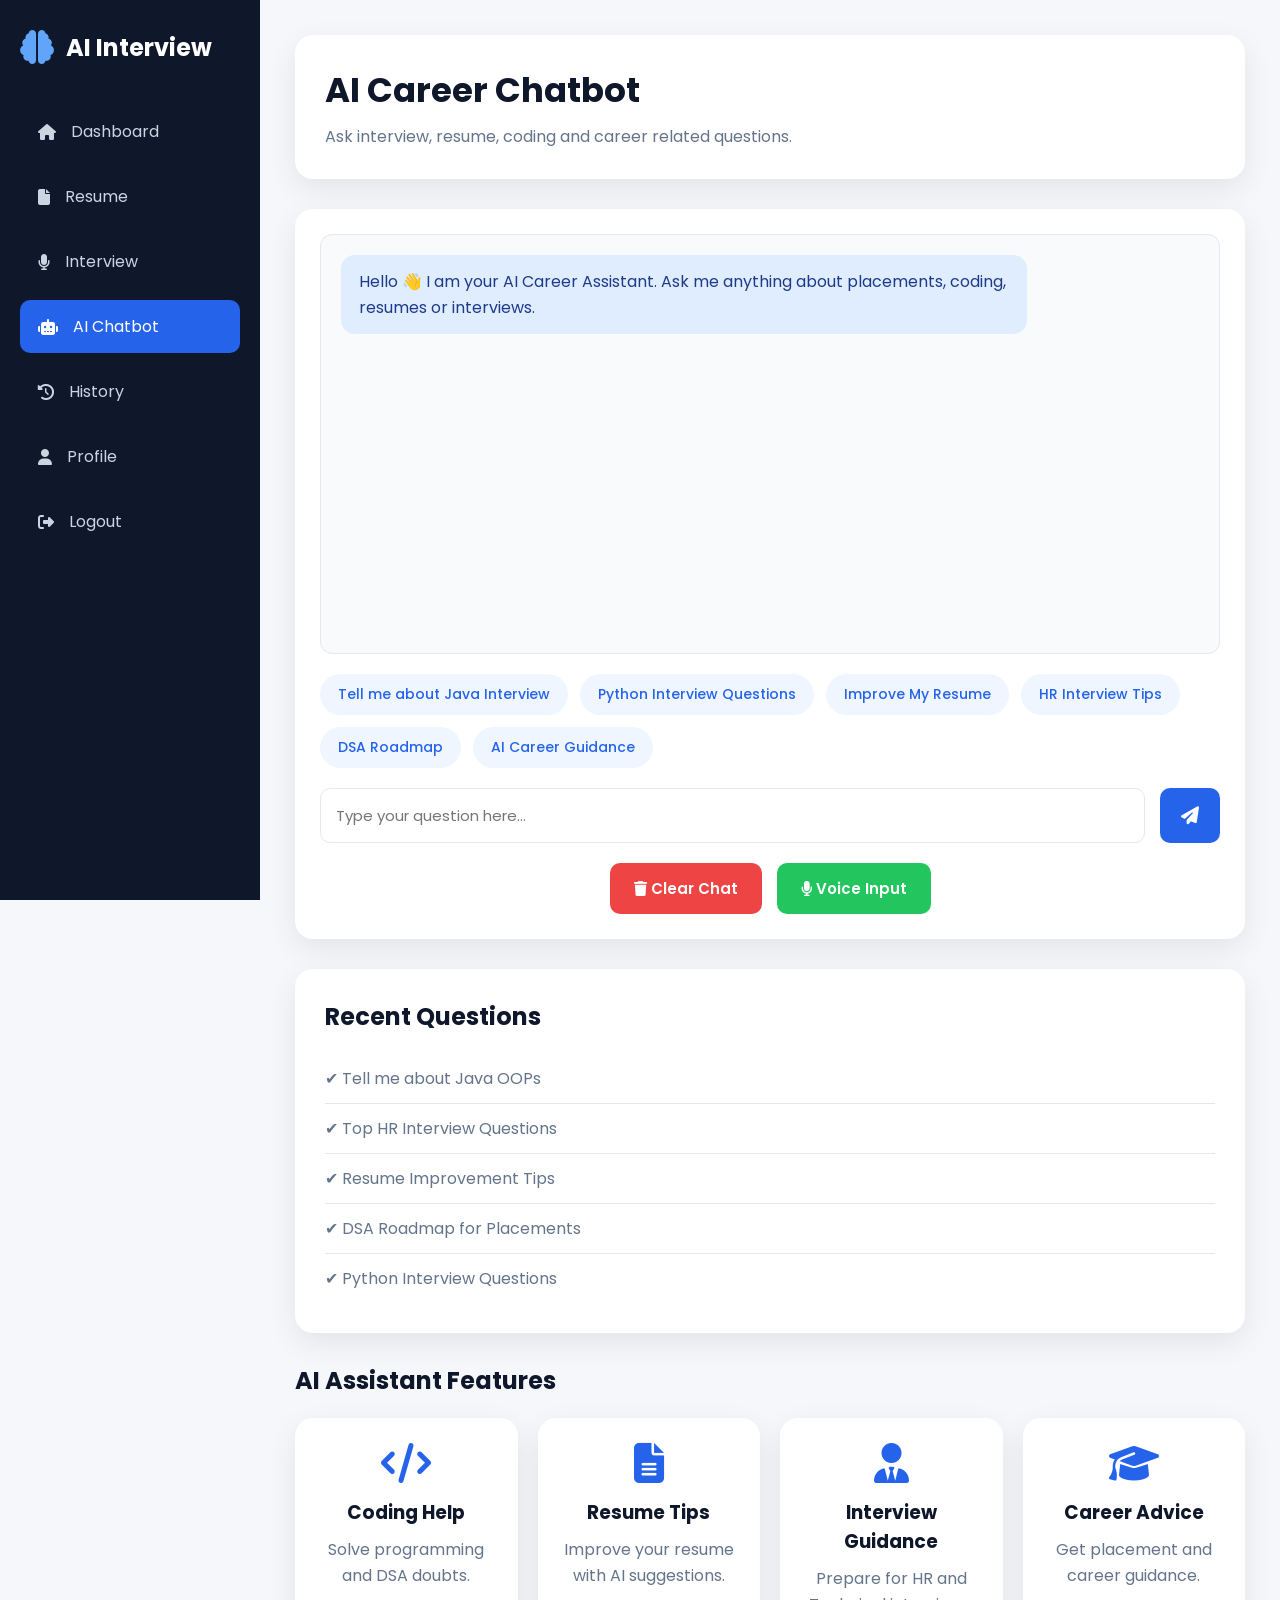
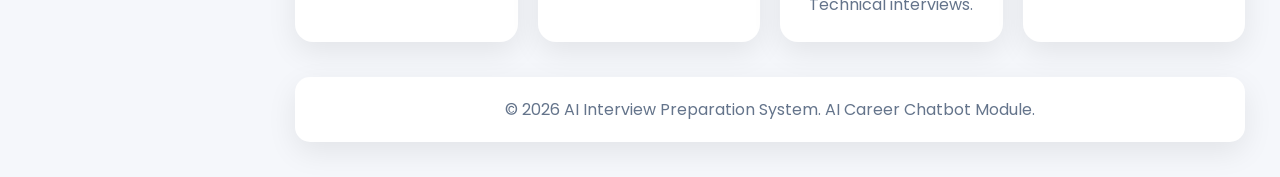
<file: chatbot.html>
<!DOCTYPE html>
<html lang="en">

<head>

<meta charset="UTF-8">

<meta name="viewport" content="width=device-width, initial-scale=1.0">

<title>AI Career Chatbot</title>

<link rel="stylesheet" href="chatbot.css">

<link rel="stylesheet"
href="https://cdnjs.cloudflare.com/ajax/libs/font-awesome/6.6.0/css/all.min.css">

</head>

<body>

<div class="chatbot-page">

<aside class="sidebar">

<div class="logo">

<i class="fa-solid fa-brain"></i>

<h2>AI Interview</h2>

</div>

<ul>

<li><a href="dashboard.html"><i class="fa-solid fa-house"></i> Dashboard</a></li>

<li><a href="resume.html"><i class="fa-solid fa-file"></i> Resume</a></li>

<li><a href="interview.html"><i class="fa-solid fa-microphone"></i> Interview</a></li>

<li class="active"><a href="chatbot.html"><i class="fa-solid fa-robot"></i> AI Chatbot</a></li>

<li><a href="history.html"><i class="fa-solid fa-clock-rotate-left"></i> History</a></li>

<li><a href="profile.html"><i class="fa-solid fa-user"></i> Profile</a></li>

<li><a href="login.html"><i class="fa-solid fa-right-from-bracket"></i> Logout</a></li>

</ul>

</aside>

<main class="main-content">

<header class="page-header">

<h1>AI Career Chatbot</h1>

<p>

Ask interview, resume, coding and career related questions.

</p>

</header>

<section class="chat-container">

<div class="chat-box" id="chatBox">

<div class="bot-message">

Hello 👋

I am your AI Career Assistant.

Ask me anything about placements, coding, resumes or interviews.

</div>
</div>

        <!-- Typing Indicator -->

        <div class="typing-indicator" id="typingIndicator">

            <span></span>
            <span></span>
            <span></span>

        </div>

        <!-- Suggestion Chips -->

        <div class="suggestion-box">

            <button class="suggestion">
                Tell me about Java Interview
            </button>

            <button class="suggestion">
                Python Interview Questions
            </button>

            <button class="suggestion">
                Improve My Resume
            </button>

            <button class="suggestion">
                HR Interview Tips
            </button>

            <button class="suggestion">
                DSA Roadmap
            </button>

            <button class="suggestion">
                AI Career Guidance
            </button>

        </div>

        <!-- Chat Input -->

        <div class="chat-input">

            <input
                type="text"
                id="userInput"
                placeholder="Type your question here...">

            <button id="sendBtn">

                <i class="fa-solid fa-paper-plane"></i>

            </button>

        </div>

        <!-- Chat Controls -->

        <div class="chat-actions">

            <button id="clearChat">

                <i class="fa-solid fa-trash"></i>

                Clear Chat

            </button>

            <button id="voiceBtn">

                <i class="fa-solid fa-microphone"></i>

                Voice Input

            </button>

        </div>

    </section>
    <!-- Chat History -->

        <section class="history-panel">

            <h2>Recent Questions</h2>

            <ul>

                <li>✔ Tell me about Java OOPs</li>

                <li>✔ Top HR Interview Questions</li>

                <li>✔ Resume Improvement Tips</li>

                <li>✔ DSA Roadmap for Placements</li>

                <li>✔ Python Interview Questions</li>

            </ul>

        </section>

        <!-- AI Features -->

        <section class="ai-features">

            <h2>AI Assistant Features</h2>

            <div class="feature-grid">

                <div class="feature-card">

                    <i class="fa-solid fa-code"></i>

                    <h3>Coding Help</h3>

                    <p>
                        Solve programming and DSA doubts.
                    </p>

                </div>

                <div class="feature-card">

                    <i class="fa-solid fa-file-lines"></i>

                    <h3>Resume Tips</h3>

                    <p>
                        Improve your resume with AI suggestions.
                    </p>

                </div>

                <div class="feature-card">

                    <i class="fa-solid fa-user-tie"></i>

                    <h3>Interview Guidance</h3>

                    <p>
                        Prepare for HR and Technical interviews.
                    </p>

                </div>

                <div class="feature-card">

                    <i class="fa-solid fa-graduation-cap"></i>

                    <h3>Career Advice</h3>

                    <p>
                        Get placement and career guidance.
                    </p>

                </div>

            </div>

        </section>

        <!-- Footer -->

        <footer class="page-footer">

            <p>

                © 2026 AI Interview Preparation System.
                AI Career Chatbot Module.

            </p>

        </footer>

    </main>

</div>

<script src="chatbot.js"></script>

</body>
</html>
</file>
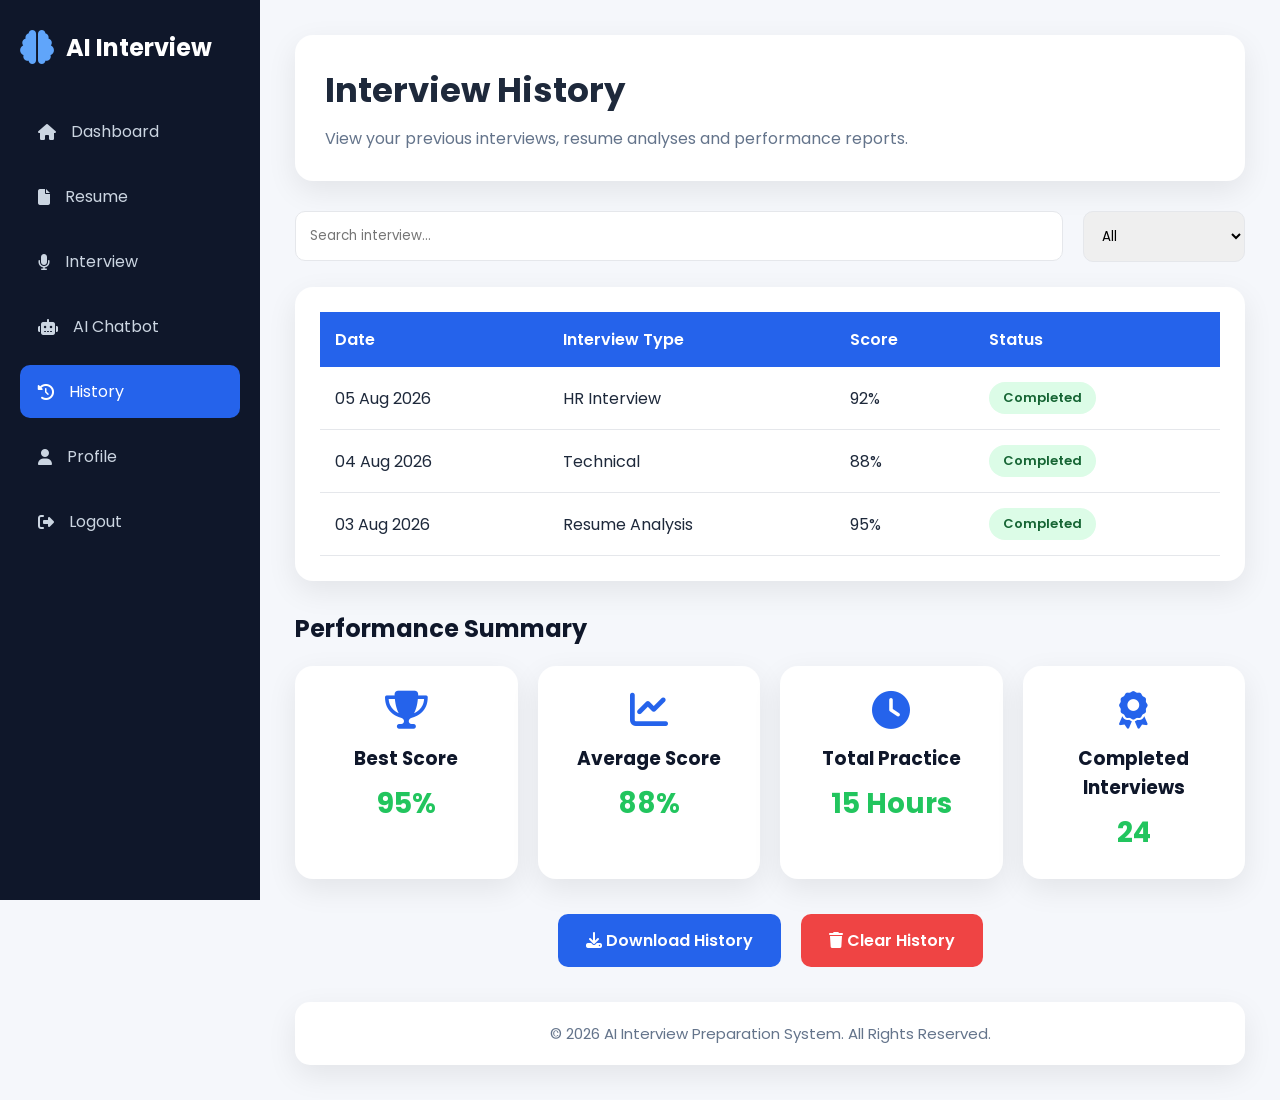
<file: history.html>
<!DOCTYPE html>
<html lang="en">

<head>

    <meta charset="UTF-8">

    <meta name="viewport" content="width=device-width, initial-scale=1.0">

    <title>Interview History</title>

    <link rel="stylesheet" href="history.css">

    <link rel="stylesheet"
    href="https://cdnjs.cloudflare.com/ajax/libs/font-awesome/6.6.0/css/all.min.css">

</head>

<body>

<div class="history-page">

    <aside class="sidebar">

        <div class="logo">

            <i class="fa-solid fa-brain"></i>

            <h2>AI Interview</h2>

        </div>

        <ul>

            <li>
                <a href="dashboard.html">
                    <i class="fa-solid fa-house"></i>
                    Dashboard
                </a>
            </li>

            <li>
                <a href="resume.html">
                    <i class="fa-solid fa-file"></i>
                    Resume
                </a>
            </li>

            <li>
                <a href="interview.html">
                    <i class="fa-solid fa-microphone"></i>
                    Interview
                </a>
            </li>

            <li>
                <a href="chatbot.html">
                    <i class="fa-solid fa-robot"></i>
                    AI Chatbot
                </a>
            </li>

            <li class="active">
                <a href="history.html">
                    <i class="fa-solid fa-clock-rotate-left"></i>
                    History
                </a>
            </li>

            <li>
                <a href="profile.html">
                    <i class="fa-solid fa-user"></i>
                    Profile
                </a>
            </li>

            <li>
                <a href="login.html">
                    <i class="fa-solid fa-right-from-bracket"></i>
                    Logout
                </a>
            </li>

        </ul>

    </aside>

    <!-- Main Content -->

    <main class="main-content">

        <header class="page-header">

            <h1>Interview History</h1>

            <p>
                View your previous interviews, resume analyses and performance reports.
            </p>

        </header>

        <!-- Search & Filter -->

        <section class="filter-section">

            <div class="search-box">

                <input
                    type="text"
                    id="searchInput"
                    placeholder="Search interview...">

            </div>

            <div class="filter-box">

                <select id="filterSelect">

                    <option>All</option>
                    <option>HR Interview</option>
                    <option>Technical</option>
                    <option>Resume Analysis</option>

                </select>

            </div>

        </section>

        <!-- History Table -->

        <section class="history-table">

            <table>

                <thead>

                    <tr>

                        <th>Date</th>
                        <th>Interview Type</th>
                        <th>Score</th>
                        <th>Status</th>

                    </tr>

                </thead>

                <tbody id="historyTableBody">

                </tbody>

            </table>

        </section>
        <!-- Performance Summary -->

        <section class="summary-section">

            <h2>Performance Summary</h2>

            <div class="summary-grid">

                <div class="summary-card">

                    <i class="fa-solid fa-trophy"></i>

                    <h3>Best Score</h3>

                    <span>95%</span>

                </div>

                <div class="summary-card">

                    <i class="fa-solid fa-chart-line"></i>

                    <h3>Average Score</h3>

                    <span>88%</span>

                </div>

                <div class="summary-card">

                    <i class="fa-solid fa-clock"></i>

                    <h3>Total Practice</h3>

                    <span>15 Hours</span>

                </div>

                <div class="summary-card">

                    <i class="fa-solid fa-award"></i>

                    <h3>Completed Interviews</h3>

                    <span>24</span>

                </div>

            </div>

        </section>

        <!-- Action Buttons -->

        <section class="history-actions">

            <button id="downloadHistory" class="primary-btn">

                <i class="fa-solid fa-download"></i>

                Download History

            </button>

            <button id="clearHistory" class="danger-btn">

                <i class="fa-solid fa-trash"></i>

                Clear History

            </button>

        </section>
        <!-- Footer -->

        <footer class="page-footer">

            <p>

                © 2026 AI Interview Preparation System.
                All Rights Reserved.

            </p>

        </footer>

    </main>

</div>

<!-- JavaScript -->

<script src="history.js"></script>

</body>

</html>
</file>
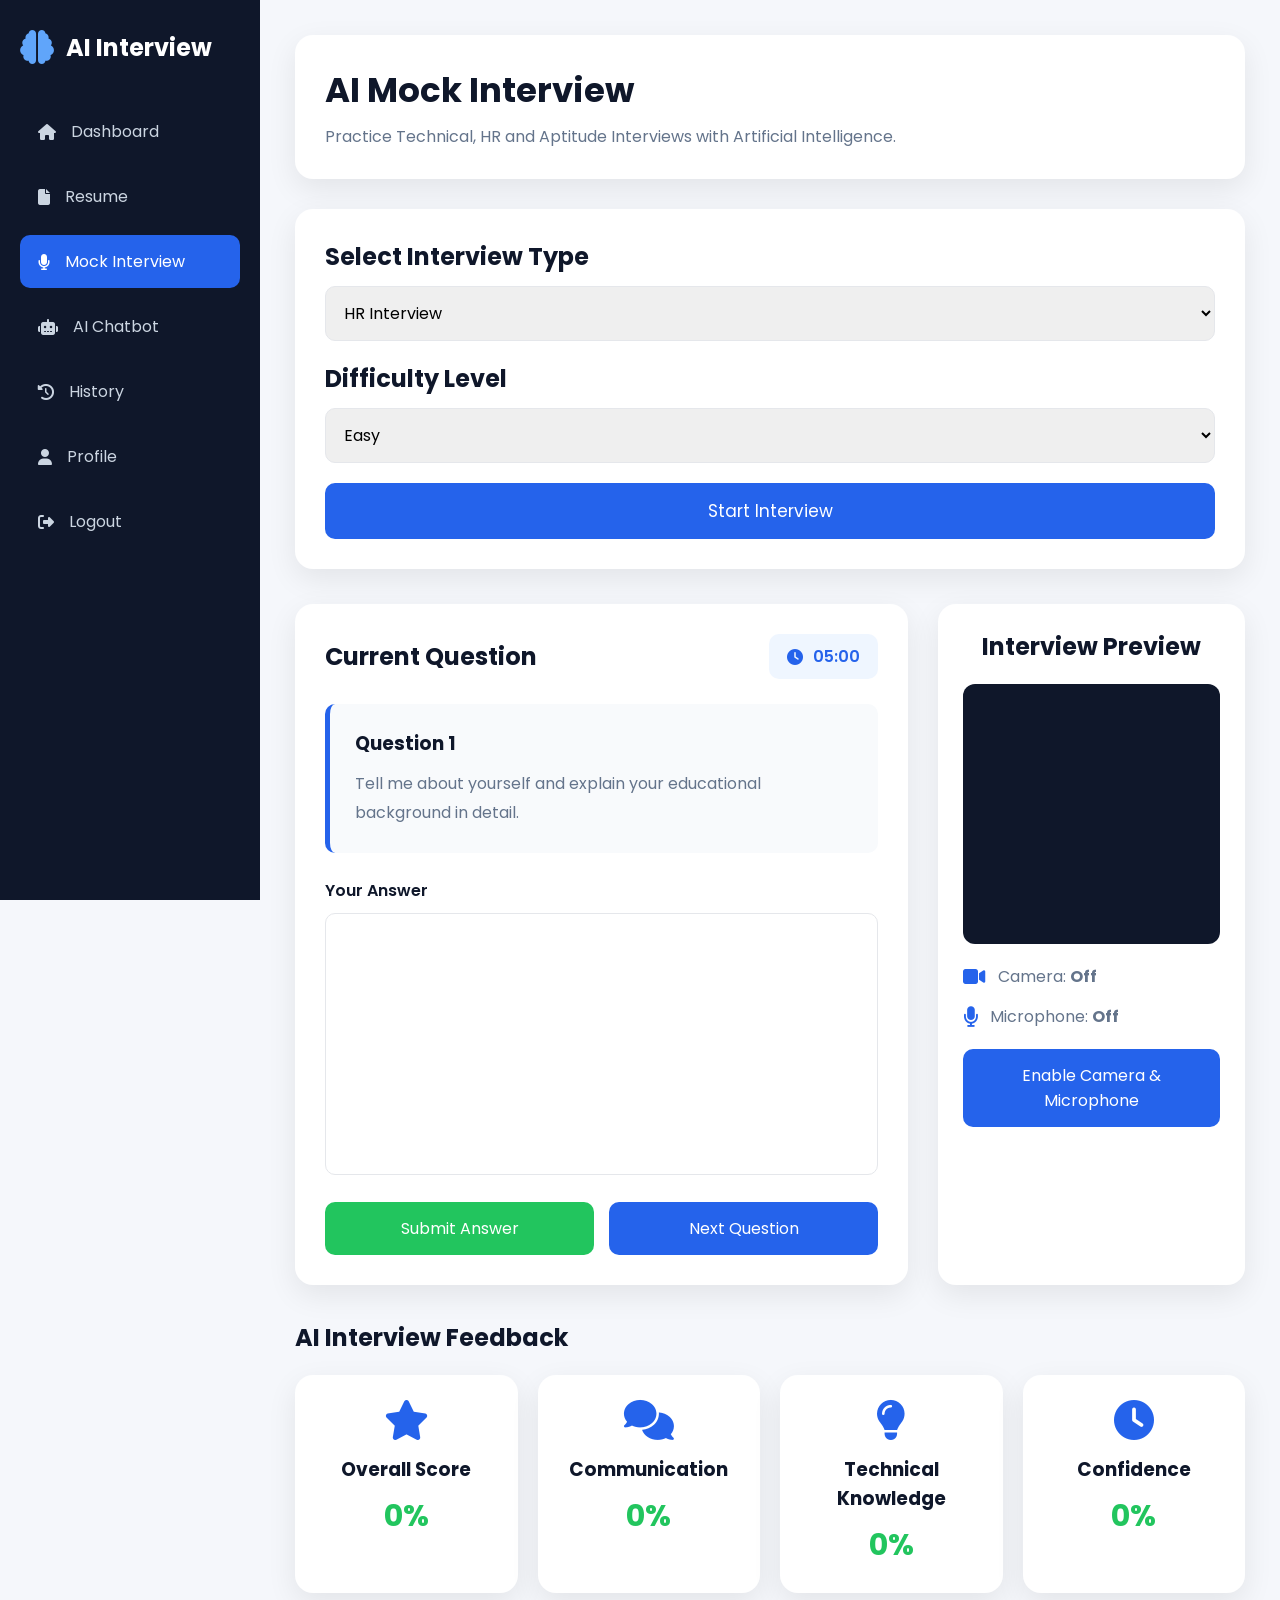
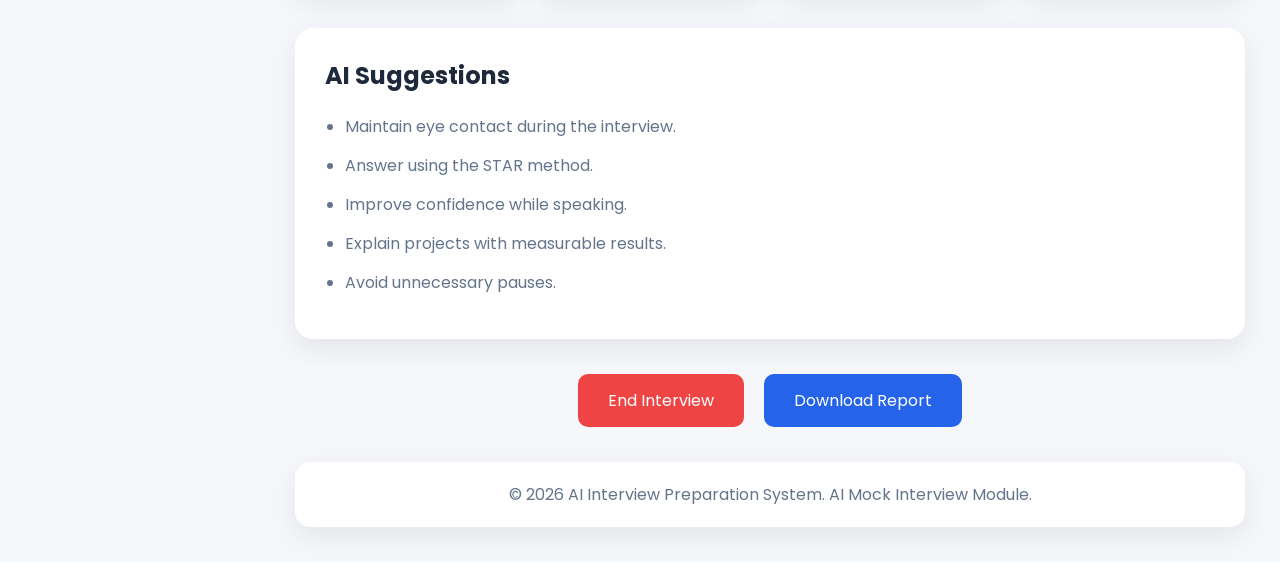
<file: interview.html>
<!DOCTYPE html>
<html lang="en">

<head>

<meta charset="UTF-8">

<meta name="viewport"
content="width=device-width, initial-scale=1.0">

<title>AI Mock Interview</title>

<link rel="stylesheet"
href="interview.css">

<link rel="stylesheet"
href="https://cdnjs.cloudflare.com/ajax/libs/font-awesome/6.6.0/css/all.min.css">

</head>

<body>

<div class="interview-page">

<!-- Sidebar -->

<aside class="sidebar">

<div class="logo">

<i class="fa-solid fa-brain"></i>

<h2>AI Interview</h2>

</div>

<ul>

<li>
<a href="dashboard.html">
<i class="fa-solid fa-house"></i>
Dashboard
</a>
</li>

<li>
<a href="resume.html">
<i class="fa-solid fa-file"></i>
Resume
</a>
</li>

<li class="active">
<a href="interview.html">
<i class="fa-solid fa-microphone"></i>
Mock Interview
</a>
</li>

<li>
<a href="chatbot.html">
<i class="fa-solid fa-robot"></i>
AI Chatbot
</a>
</li>

<li>
<a href="history.html">
<i class="fa-solid fa-clock-rotate-left"></i>
History
</a>
</li>

<li>
<a href="profile.html">
<i class="fa-solid fa-user"></i>
Profile
</a>
</li>

<li>
<a href="login.html">
<i class="fa-solid fa-right-from-bracket"></i>
Logout
</a>
</li>

</ul>

</aside>

<!-- Main -->

<main class="main-content">

<header class="page-header">

<h1>AI Mock Interview</h1>

<p>

Practice Technical, HR and Aptitude Interviews
with Artificial Intelligence.

</p>

</header>

<!-- Interview Setup -->

<section class="setup-card">

<h2>Select Interview Type</h2>

<select id="interviewType">

<option>HR Interview</option>

<option>Technical Interview</option>

<option>Aptitude Interview</option>

<option>Behavioral Interview</option>

</select>

<h2>Difficulty Level</h2>

<select id="difficulty">

<option>Easy</option>

<option>Medium</option>

<option>Hard</option>

</select>

<button id="startInterview">

Start Interview

</button>

</section>
<!-- Interview Screen -->

<section class="interview-section">

    <!-- Left Panel -->

    <div class="question-panel">

        <div class="question-header">

            <h2>Current Question</h2>

            <div class="timer">

                <i class="fa-solid fa-clock"></i>

                <span id="timer">05:00</span>

            </div>

        </div>

        <div class="question-box">

            <h3 id="questionNumber">

                Question 1

            </h3>

            <p id="questionText">

                Tell me about yourself and explain your
                educational background in detail.

            </p>

        </div>

        <div class="answer-box">

            <label>

                Your Answer

            </label>

            <textarea
                id="answer"
                rows="10"
                placeholder="Type your answer here...">
            </textarea>

        </div>

        <div class="button-group">

            <button id="submitAnswer">

                Submit Answer

            </button>

            <button id="nextQuestion">

                Next Question

            </button>

        </div>

    </div>

    <!-- Right Panel -->

    <div class="camera-panel">

        <h2>Interview Preview</h2>

        <div class="camera-box">

            <video
                id="camera"
                autoplay
                muted
                playsinline>
            </video>

        </div>

        <div class="status-box">

            <div class="status-item">

                <i class="fa-solid fa-video"></i>

                <span>

                    Camera:
                    <strong id="cameraStatus">
                        Off
                    </strong>

                </span>

            </div>

            <div class="status-item">

                <i class="fa-solid fa-microphone"></i>

                <span>

                    Microphone:
                    <strong id="micStatus">
                        Off
                    </strong>

                </span>

            </div>

        </div>

        <button id="enableCamera">

            Enable Camera & Microphone

        </button>

    </div>

</section>
<!-- AI Feedback -->

        <section class="feedback-section">

            <h2>AI Interview Feedback</h2>

            <div class="feedback-grid">

                <div class="feedback-card">

                    <i class="fa-solid fa-star"></i>

                    <h3>Overall Score</h3>

                    <span id="overallScore">0%</span>

                </div>

                <div class="feedback-card">

                    <i class="fa-solid fa-comments"></i>

                    <h3>Communication</h3>

                    <span id="communicationScore">0%</span>

                </div>

                <div class="feedback-card">

                    <i class="fa-solid fa-lightbulb"></i>

                    <h3>Technical Knowledge</h3>

                    <span id="technicalScore">0%</span>

                </div>

                <div class="feedback-card">

                    <i class="fa-solid fa-clock"></i>

                    <h3>Confidence</h3>

                    <span id="confidenceScore">0%</span>

                </div>

            </div>

        </section>

        <!-- AI Suggestions -->

        <section class="suggestion-section">

            <h2>AI Suggestions</h2>

            <ul id="suggestionList">

                <li>Maintain eye contact during the interview.</li>

                <li>Answer using the STAR method.</li>

                <li>Improve confidence while speaking.</li>

                <li>Explain projects with measurable results.</li>

                <li>Avoid unnecessary pauses.</li>

            </ul>

        </section>

        <!-- Interview Controls -->

        <section class="interview-controls">

            <button id="endInterview" class="danger-btn">

                End Interview

            </button>

            <button id="downloadResult" class="primary-btn">

                Download Report

            </button>

        </section>

        <!-- Footer -->

        <footer class="page-footer">

            <p>

                © 2026 AI Interview Preparation System.
                AI Mock Interview Module.

            </p>

        </footer>

    </main>

</div>

<script src="interview.js"></script>

</body>

</html>
</file>
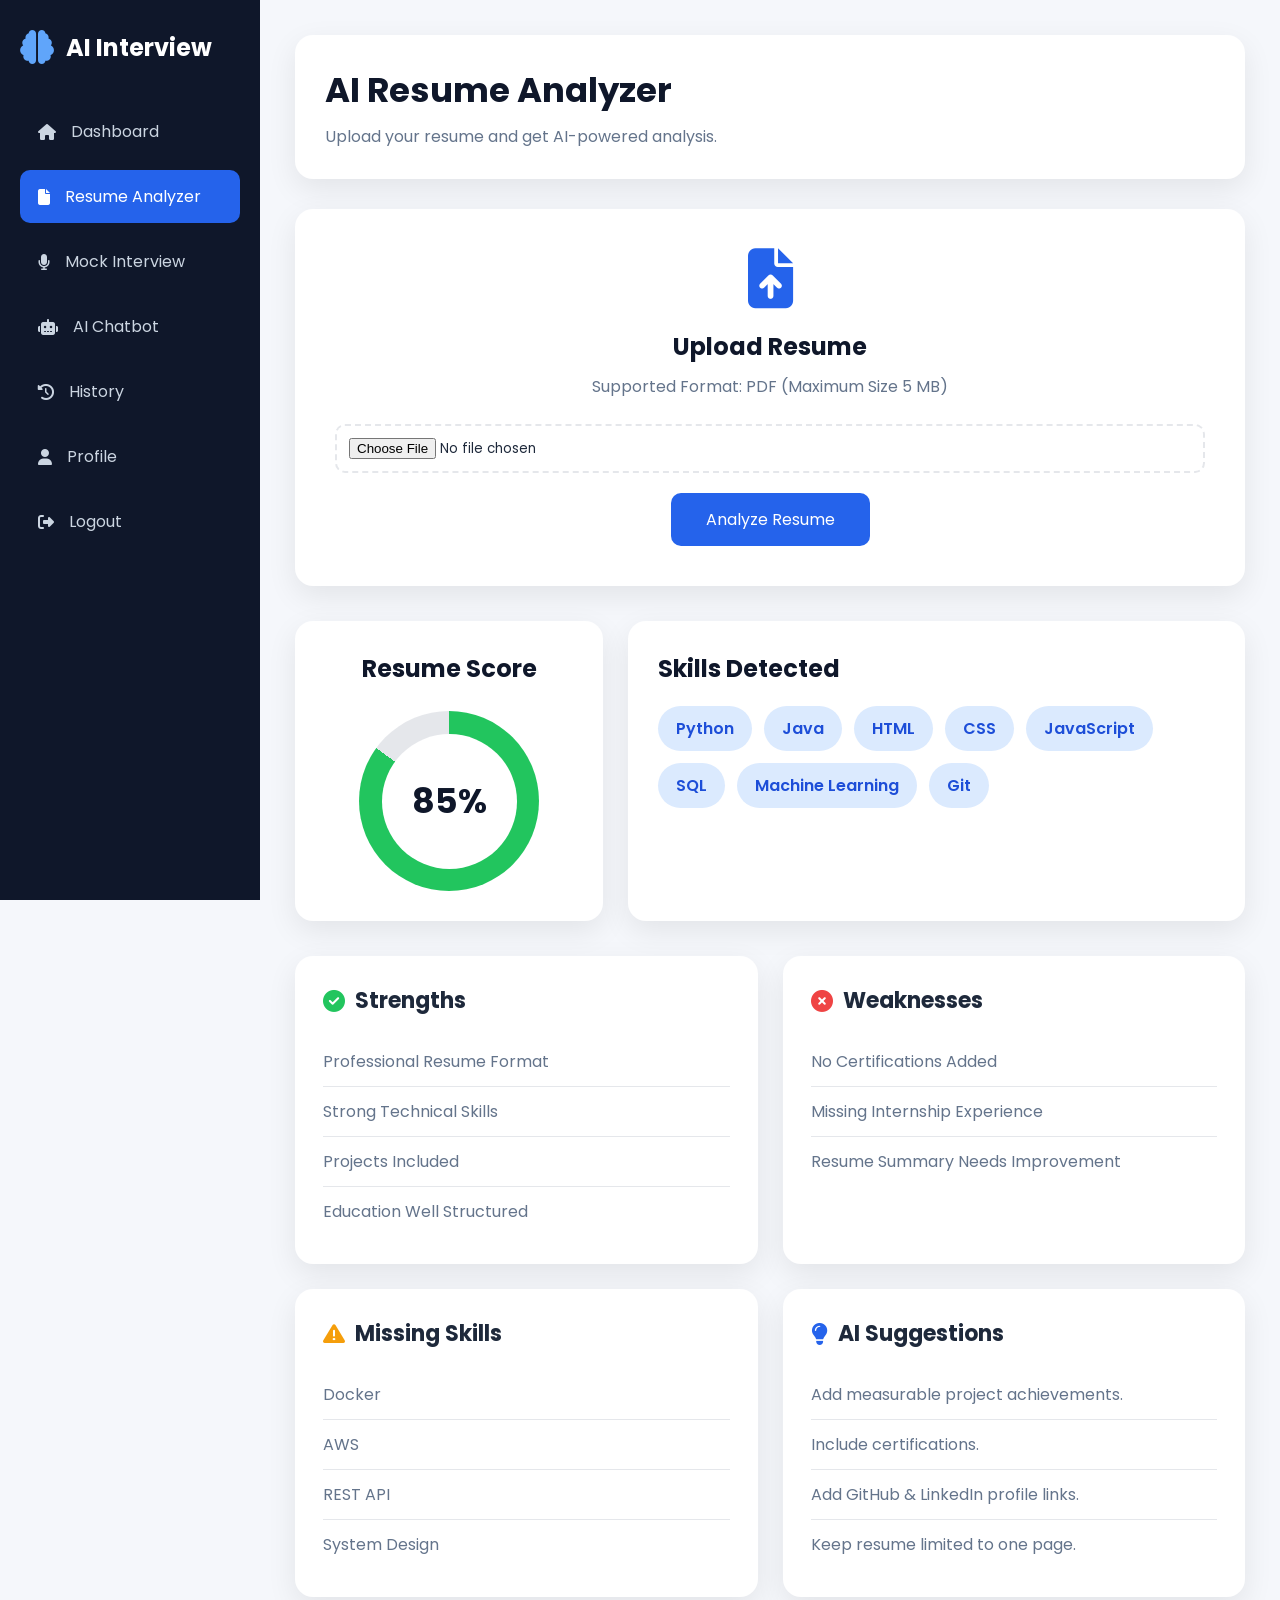
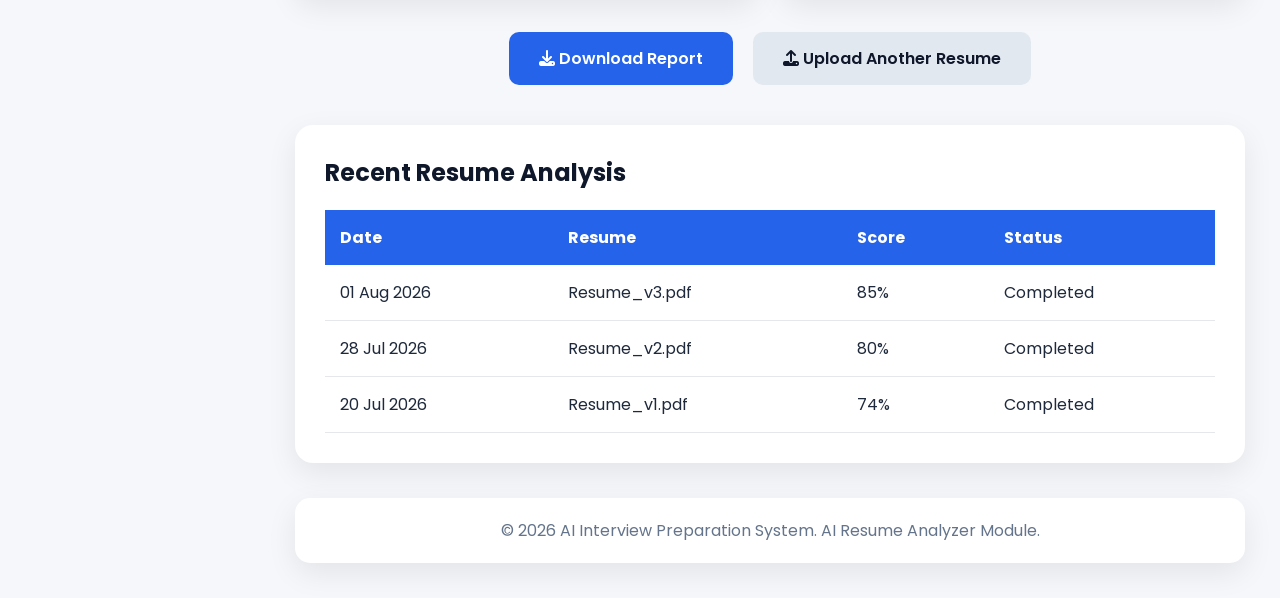
<file: resume.html>
<!DOCTYPE html>
<html lang="en">

<head>

    <meta charset="UTF-8">

    <meta name="viewport" content="width=device-width, initial-scale=1.0">

    <title>Resume Analyzer | AI Interview Preparation</title>

    <link rel="stylesheet" href="resume.css">

    <link rel="stylesheet"
    href="https://cdnjs.cloudflare.com/ajax/libs/font-awesome/6.6.0/css/all.min.css">

</head>

<body>

<div class="resume-page">

    <!-- Sidebar -->

    <aside class="sidebar">

        <div class="logo">

            <i class="fa-solid fa-brain"></i>

            <h2>AI Interview</h2>

        </div>

        <ul>

            <li>
                <a href="dashboard.html">
                    <i class="fa-solid fa-house"></i>
                    Dashboard
                </a>
            </li>

            <li class="active">
                <a href="resume.html">
                    <i class="fa-solid fa-file"></i>
                    Resume Analyzer
                </a>
            </li>

            <li>
                <a href="interview.html">
                    <i class="fa-solid fa-microphone"></i>
                    Mock Interview
                </a>
            </li>

            <li>
                <a href="chatbot.html">
                    <i class="fa-solid fa-robot"></i>
                    AI Chatbot
                </a>
            </li>

            <li>
                <a href="history.html">
                    <i class="fa-solid fa-clock-rotate-left"></i>
                    History
                </a>
            </li>

            <li>
                <a href="profile.html">
                    <i class="fa-solid fa-user"></i>
                    Profile
                </a>
            </li>

            <li>
                <a href="login.html">
                    <i class="fa-solid fa-right-from-bracket"></i>
                    Logout
                </a>
            </li>

        </ul>

    </aside>

    <!-- Main Content -->

    <main class="main-content">

        <header class="page-header">

            <h1>AI Resume Analyzer</h1>

            <p>
                Upload your resume and get AI-powered analysis.
            </p>

        </header>

        <!-- Upload Card -->

        <section class="upload-card">

            <i class="fa-solid fa-file-arrow-up upload-icon"></i>

            <h2>Upload Resume</h2>

            <p>
                Supported Format: PDF (Maximum Size 5 MB)
            </p>

            <input
                type="file"
                id="resumeFile"
                accept=".pdf">

            <button id="analyzeBtn">
                Analyze Resume
            </button>

        </section>
        <!-- Resume Analysis -->

        <section class="analysis-section">

            <div class="score-card">

                <h2>Resume Score</h2>

                <div class="score-circle">

                    <span id="resumeScore">85%</span>

                </div>

            </div>

            <div class="skills-card">

                <h2>Skills Detected</h2>

                <div class="skill-list">

                    <span>Python</span>

                    <span>Java</span>

                    <span>HTML</span>

                    <span>CSS</span>

                    <span>JavaScript</span>

                    <span>SQL</span>

                    <span>Machine Learning</span>

                    <span>Git</span>

                </div>

            </div>

        </section>

        <!-- Analysis Details -->

        <section class="details-grid">

            <div class="detail-card strengths">

                <h2>

                    <i class="fa-solid fa-circle-check"></i>

                    Strengths

                </h2>

                <ul>

                    <li>Professional Resume Format</li>

                    <li>Strong Technical Skills</li>

                    <li>Projects Included</li>

                    <li>Education Well Structured</li>

                </ul>

            </div>

            <div class="detail-card weaknesses">

                <h2>

                    <i class="fa-solid fa-circle-xmark"></i>

                    Weaknesses

                </h2>

                <ul>

                    <li>No Certifications Added</li>

                    <li>Missing Internship Experience</li>

                    <li>Resume Summary Needs Improvement</li>

                </ul>

            </div>

            <div class="detail-card missing">

                <h2>

                    <i class="fa-solid fa-triangle-exclamation"></i>

                    Missing Skills

                </h2>

                <ul>

                    <li>Docker</li>

                    <li>AWS</li>

                    <li>REST API</li>

                    <li>System Design</li>

                </ul>

            </div>

            <div class="detail-card suggestions">

                <h2>

                    <i class="fa-solid fa-lightbulb"></i>

                    AI Suggestions

                </h2>

                <ul>

                    <li>Add measurable project achievements.</li>

                    <li>Include certifications.</li>

                    <li>Add GitHub & LinkedIn profile links.</li>

                    <li>Keep resume limited to one page.</li>

                </ul>

            </div>

        </section>
        <!-- Action Buttons -->

        <section class="action-buttons">

            <button id="downloadReport" class="primary-btn">

                <i class="fa-solid fa-download"></i>

                Download Report

            </button>

            <button id="uploadAnother" class="secondary-btn">

                <i class="fa-solid fa-upload"></i>

                Upload Another Resume

            </button>

        </section>

        <!-- Resume History -->

        <section class="history-section">

            <h2>Recent Resume Analysis</h2>

            <table>

                <thead>

                    <tr>

                        <th>Date</th>

                        <th>Resume</th>

                        <th>Score</th>

                        <th>Status</th>

                    </tr>

                </thead>

                <tbody>

                    <tr>

                        <td>01 Aug 2026</td>

                        <td>Resume_v3.pdf</td>

                        <td>85%</td>

                        <td>Completed</td>

                    </tr>

                    <tr>

                        <td>28 Jul 2026</td>

                        <td>Resume_v2.pdf</td>

                        <td>80%</td>

                        <td>Completed</td>

                    </tr>

                    <tr>

                        <td>20 Jul 2026</td>

                        <td>Resume_v1.pdf</td>

                        <td>74%</td>

                        <td>Completed</td>

                    </tr>

                </tbody>

            </table>

        </section>

        <!-- Footer -->

        <footer class="page-footer">

            <p>

                © 2026 AI Interview Preparation System.
                AI Resume Analyzer Module.

            </p>

        </footer>

    </main>

</div>

<script src="resume.js"></script>

</body>

</html>
</file>
<file: chatbot.css>
/*=========================================
 chatbot.css (Part 1)
 AI Interview Preparation
=========================================*/

@import url('https://fonts.googleapis.com/css2?family=Poppins:wght@300;400;500;600;700;800&display=swap');

*{
    margin:0;
    padding:0;
    box-sizing:border-box;
    font-family:'Poppins',sans-serif;
}

:root{
    --primary:#2563eb;
    --secondary:#0f172a;
    --success:#22c55e;
    --danger:#ef4444;
    --light:#f8fafc;
    --white:#ffffff;
    --gray:#64748b;
    --border:#e5e7eb;
    --shadow:0 10px 30px rgba(0,0,0,.08);
}

body{
    background:#f5f7fb;
    color:#1e293b;
}

/*============== Layout ==============*/

.chatbot-page{
    display:flex;
    min-height:100vh;
}

/*============== Sidebar ==============*/

.sidebar{
    width:260px;
    background:var(--secondary);
    color:#fff;
    position:fixed;
    left:0;
    top:0;
    bottom:0;
    padding:30px 20px;
}

.sidebar .logo{
    display:flex;
    align-items:center;
    gap:12px;
    margin-bottom:40px;
}

.sidebar .logo i{
    font-size:34px;
    color:#60a5fa;
}

.sidebar .logo h2{
    font-size:24px;
}

.sidebar ul{
    list-style:none;
}

.sidebar ul li{
    margin-bottom:12px;
}

.sidebar ul li a{
    display:flex;
    align-items:center;
    gap:15px;
    text-decoration:none;
    color:#cbd5e1;
    padding:14px 18px;
    border-radius:10px;
    transition:.3s;
}

.sidebar ul li.active a,
.sidebar ul li a:hover{
    background:var(--primary);
    color:#fff;
}

/*============== Main Content ==============*/

.main-content{
    flex:1;
    margin-left:260px;
    padding:35px;
}

.page-header{
    background:#fff;
    padding:30px;
    border-radius:18px;
    box-shadow:var(--shadow);
    margin-bottom:30px;
}

.page-header h1{
    font-size:34px;
    color:var(--secondary);
}

.page-header p{
    color:var(--gray);
    margin-top:8px;
}

/*============== Chat Container ==============*/

.chat-container{
    background:#fff;
    border-radius:18px;
    box-shadow:var(--shadow);
    padding:25px;
}

.chat-box{
    height:420px;
    overflow-y:auto;
    border:1px solid var(--border);
    border-radius:12px;
    background:#f8fafc;
    padding:20px;
    margin-bottom:20px;
}

/*============== Messages ==============*/

.bot-message,
.user-message{
    max-width:80%;
    padding:14px 18px;
    border-radius:14px;
    margin-bottom:15px;
    line-height:1.6;
}

.bot-message{
    background:#e0edff;
    color:#1e3a8a;
    align-self:flex-start;
}

.user-message{
    background:var(--primary);
    color:#fff;
    margin-left:auto;
    text-align:right;
}
/*=========================================
 chatbot.css (Part 2)
 Typing, Input & Buttons
=========================================*/

/*============== Typing Indicator ==============*/

.typing-indicator{
    display:flex;
    align-items:center;
    gap:8px;
    margin-bottom:20px;
}

.typing-indicator span{
    width:10px;
    height:10px;
    background:var(--primary);
    border-radius:50%;
    animation:typing 1.2s infinite;
}

.typing-indicator span:nth-child(2){
    animation-delay:.2s;
}

.typing-indicator span:nth-child(3){
    animation-delay:.4s;
}

@keyframes typing{

    0%,100%{
        transform:translateY(0);
        opacity:.5;
    }

    50%{
        transform:translateY(-6px);
        opacity:1;
    }

}

/*============== Suggestion Buttons ==============*/

.suggestion-box{
    display:flex;
    flex-wrap:wrap;
    gap:12px;
    margin-bottom:20px;
}

.suggestion{
    background:#eff6ff;
    color:var(--primary);
    border:none;
    padding:10px 18px;
    border-radius:25px;
    cursor:pointer;
    transition:.3s;
    font-size:14px;
    font-weight:500;
}

.suggestion:hover{
    background:var(--primary);
    color:#fff;
}

/*============== Chat Input ==============*/

.chat-input{
    display:flex;
    gap:15px;
    margin-bottom:20px;
}

.chat-input input{
    flex:1;
    padding:15px;
    border:1px solid var(--border);
    border-radius:10px;
    outline:none;
    font-size:15px;
}

.chat-input input:focus{
    border-color:var(--primary);
}

#sendBtn{
    width:60px;
    border:none;
    border-radius:10px;
    background:var(--primary);
    color:#fff;
    cursor:pointer;
    transition:.3s;
    font-size:18px;
}

#sendBtn:hover{
    background:#1d4ed8;
}

/*============== Action Buttons ==============*/

.chat-actions{
    display:flex;
    gap:15px;
    justify-content:center;
    flex-wrap:wrap;
}

.chat-actions button{
    padding:14px 24px;
    border:none;
    border-radius:10px;
    cursor:pointer;
    transition:.3s;
    font-size:15px;
    font-weight:600;
}

#clearChat{
    background:var(--danger);
    color:#fff;
}

#clearChat:hover{
    background:#dc2626;
}

#voiceBtn{
    background:var(--success);
    color:#fff;
}

#voiceBtn:hover{
    background:#16a34a;
}
/*=========================================
 chatbot.css (Part 3)
 History, Features, Footer,
 Responsive & Animation
=========================================*/

/*============== History Panel ==============*/

.history-panel{
    background:#fff;
    padding:30px;
    border-radius:18px;
    box-shadow:var(--shadow);
    margin-top:30px;
    margin-bottom:30px;
}

.history-panel h2{
    color:var(--secondary);
    margin-bottom:20px;
}

.history-panel ul{
    list-style:none;
}

.history-panel ul li{
    padding:12px 0;
    border-bottom:1px solid var(--border);
    color:var(--gray);
}

.history-panel ul li:last-child{
    border-bottom:none;
}

/*============== AI Features ==============*/

.ai-features{
    margin-bottom:35px;
}

.ai-features h2{
    margin-bottom:20px;
    color:var(--secondary);
}

.feature-grid{
    display:grid;
    grid-template-columns:repeat(auto-fit,minmax(220px,1fr));
    gap:20px;
}

.feature-card{
    background:#fff;
    padding:25px;
    border-radius:18px;
    box-shadow:var(--shadow);
    text-align:center;
    transition:.3s;
}

.feature-card:hover{
    transform:translateY(-8px);
}

.feature-card i{
    font-size:40px;
    color:var(--primary);
    margin-bottom:15px;
}

.feature-card h3{
    margin-bottom:10px;
    color:var(--secondary);
}

.feature-card p{
    color:var(--gray);
    line-height:1.6;
}

/*============== Footer ==============*/

.page-footer{
    background:#fff;
    padding:20px;
    border-radius:15px;
    text-align:center;
    box-shadow:var(--shadow);
}

.page-footer p{
    color:var(--gray);
}

/*============== Animation ==============*/

@keyframes fadeUp{

    from{
        opacity:0;
        transform:translateY(25px);
    }

    to{
        opacity:1;
        transform:translateY(0);
    }

}

.chat-container,
.history-panel,
.feature-card,
.page-footer{
    animation:fadeUp .6s ease;
}

/*============== Responsive ==============*/

@media(max-width:992px){

    .feature-grid{
        grid-template-columns:repeat(2,1fr);
    }

}

@media(max-width:768px){

    .sidebar{
        width:80px;
        padding:20px 10px;
    }

    .sidebar .logo h2{
        display:none;
    }

    .sidebar ul li a{
        justify-content:center;
        font-size:0;
    }

    .sidebar ul li a i{
        font-size:20px;
    }

    .main-content{
        margin-left:80px;
        padding:20px;
    }

    .chat-input{
        flex-direction:column;
    }

    #sendBtn{
        width:100%;
        height:50px;
    }

}

@media(max-width:480px){

    .sidebar{
        display:none;
    }

    .main-content{
        margin-left:0;
        padding:15px;
    }

    .page-header h1{
        font-size:26px;
    }

    .chat-box{
        height:320px;
    }

    .feature-grid{
        grid-template-columns:1fr;
    }

}

/*============== Utility Classes ==============*/

.hidden{
    display:none;
}

.text-center{
    text-align:center;
}

.mt-20{
    margin-top:20px;
}

.mb-20{
    margin-bottom:20px;
}
</file>
<file: history.css>
/*=========================================
 history.css (Part 1)
=========================================*/

@import url('https://fonts.googleapis.com/css2?family=Poppins:wght@300;400;500;600;700;800&display=swap');

*{
    margin:0;
    padding:0;
    box-sizing:border-box;
    font-family:'Poppins',sans-serif;
}

:root{
    --primary:#2563eb;
    --secondary:#0f172a;
    --success:#22c55e;
    --danger:#ef4444;
    --white:#ffffff;
    --gray:#64748b;
    --border:#e5e7eb;
    --shadow:0 10px 30px rgba(0,0,0,.08);
}

body{
    background:#f5f7fb;
    color:#1e293b;
}

.history-page{
    display:flex;
    min-height:100vh;
}

.sidebar{
    width:260px;
    background:var(--secondary);
    color:#fff;
    position:fixed;
    left:0;
    top:0;
    bottom:0;
    padding:30px 20px;
}

.sidebar .logo{
    display:flex;
    align-items:center;
    gap:12px;
    margin-bottom:40px;
}

.sidebar .logo i{
    font-size:34px;
    color:#60a5fa;
}

.sidebar ul{
    list-style:none;
}

.sidebar ul li{
    margin-bottom:12px;
}

.sidebar ul li a{
    display:flex;
    align-items:center;
    gap:15px;
    color:#cbd5e1;
    text-decoration:none;
    padding:14px 18px;
    border-radius:10px;
    transition:.3s;
}

.sidebar ul li.active a,
.sidebar ul li a:hover{
    background:var(--primary);
    color:#fff;
}

.main-content{
    flex:1;
    margin-left:260px;
    padding:35px;
}

.page-header{
    background:#fff;
    padding:30px;
    border-radius:18px;
    box-shadow:var(--shadow);
    margin-bottom:30px;
}

.page-header h1{
    font-size:34px;
    margin-bottom:10px;
}

.page-header p{
    color:var(--gray);
}

.filter-section{
    display:flex;
    justify-content:space-between;
    gap:20px;
    margin-bottom:25px;
}

.search-box{
    flex:1;
}

.search-box input{
    width:100%;
    padding:14px;
    border:1px solid var(--border);
    border-radius:10px;
}

.filter-box select{
    padding:14px;
    border:1px solid var(--border);
    border-radius:10px;
}
/*=========================================
 history.css (Part 2)
 Table & Summary
=========================================*/

/*============== History Table ==============*/

.history-table{
    background:#fff;
    padding:25px;
    border-radius:18px;
    box-shadow:var(--shadow);
    overflow-x:auto;
    margin-bottom:30px;
}

.history-table table{
    width:100%;
    border-collapse:collapse;
}

.history-table th{
    background:var(--primary);
    color:#fff;
    padding:15px;
    text-align:left;
    font-weight:600;
}

.history-table td{
    padding:15px;
    border-bottom:1px solid var(--border);
}

.history-table tr:hover{
    background:#f8fafc;
}

/*============== Status ==============*/

.status{
    display:inline-block;
    padding:6px 14px;
    border-radius:20px;
    font-size:13px;
    font-weight:600;
}

.completed{
    background:#dcfce7;
    color:#166534;
}

.pending{
    background:#fef3c7;
    color:#92400e;
}

.failed{
    background:#fee2e2;
    color:#991b1b;
}

/*============== Summary Section ==============*/

.summary-section{
    margin-bottom:35px;
}

.summary-section h2{
    margin-bottom:20px;
    color:var(--secondary);
}

.summary-grid{
    display:grid;
    grid-template-columns:repeat(auto-fit,minmax(220px,1fr));
    gap:20px;
}

.summary-card{
    background:#fff;
    padding:25px;
    border-radius:18px;
    text-align:center;
    box-shadow:var(--shadow);
    transition:.3s;
}

.summary-card:hover{
    transform:translateY(-8px);
}

.summary-card i{
    font-size:38px;
    color:var(--primary);
    margin-bottom:15px;
}

.summary-card h3{
    color:var(--secondary);
    margin-bottom:10px;
}

.summary-card span{
    font-size:28px;
    font-weight:700;
    color:var(--success);
}
/*=========================================
 history.css (Part 3)
 Footer, Buttons & Responsive
=========================================*/

/*============== Action Buttons ==============*/

.history-actions{
    display:flex;
    justify-content:center;
    gap:20px;
    flex-wrap:wrap;
    margin-bottom:35px;
}

.primary-btn,
.danger-btn{
    padding:14px 28px;
    border:none;
    border-radius:10px;
    font-size:16px;
    font-weight:600;
    cursor:pointer;
    transition:.3s;
}

.primary-btn{
    background:var(--primary);
    color:#fff;
}

.primary-btn:hover{
    background:#1d4ed8;
}

.danger-btn{
    background:var(--danger);
    color:#fff;
}

.danger-btn:hover{
    background:#dc2626;
}

/*============== Footer ==============*/

.page-footer{
    margin-top:30px;
    background:#fff;
    padding:20px;
    text-align:center;
    border-radius:15px;
    box-shadow:var(--shadow);
}

.page-footer p{
    color:var(--gray);
    font-size:15px;
}

/*============== Animation ==============*/

@keyframes fadeIn{

    from{
        opacity:0;
        transform:translateY(20px);
    }

    to{
        opacity:1;
        transform:translateY(0);
    }

}

.page-header,
.history-table,
.summary-card,
.page-footer{
    animation:fadeIn .6s ease;
}

/*============== Responsive ==============*/

@media(max-width:768px){

    .sidebar{
        width:80px;
        padding:20px 10px;
    }

    .sidebar .logo h2{
        display:none;
    }

    .sidebar ul li a{
        justify-content:center;
        font-size:0;
    }

    .sidebar ul li a i{
        font-size:20px;
    }

    .main-content{
        margin-left:80px;
        padding:20px;
    }

    .filter-section{
        flex-direction:column;
    }

    .history-actions{
        flex-direction:column;
    }

    .primary-btn,
    .danger-btn{
        width:100%;
    }

}

@media(max-width:480px){

    .sidebar{
        display:none;
    }

    .main-content{
        margin-left:0;
        padding:15px;
    }

    .page-header h1{
        font-size:26px;
    }

    .summary-grid{
        grid-template-columns:1fr;
    }

}

/*============== Utility Classes ==============*/

.text-center{
    text-align:center;
}

.hidden{
    display:none;
}
</file>
<file: interview.css>
/*=========================================
 interview.css (Part 1)
 AI Interview Preparation
=========================================*/

@import url('https://fonts.googleapis.com/css2?family=Poppins:wght@300;400;500;600;700;800&display=swap');

*{
    margin:0;
    padding:0;
    box-sizing:border-box;
    font-family:'Poppins',sans-serif;
}

:root{
    --primary:#2563eb;
    --secondary:#0f172a;
    --success:#22c55e;
    --danger:#ef4444;
    --warning:#f59e0b;
    --white:#ffffff;
    --light:#f8fafc;
    --gray:#64748b;
    --border:#e5e7eb;
    --shadow:0 10px 30px rgba(0,0,0,.08);
}

body{
    background:#f5f7fb;
    color:#1e293b;
}

/*============== Layout ==============*/

.interview-page{
    display:flex;
    min-height:100vh;
}

/*============== Sidebar ==============*/

.sidebar{
    width:260px;
    background:var(--secondary);
    color:#fff;
    position:fixed;
    left:0;
    top:0;
    bottom:0;
    padding:30px 20px;
}

.sidebar .logo{
    display:flex;
    align-items:center;
    gap:12px;
    margin-bottom:40px;
}

.sidebar .logo i{
    font-size:34px;
    color:#60a5fa;
}

.sidebar .logo h2{
    font-size:24px;
}

.sidebar ul{
    list-style:none;
}

.sidebar ul li{
    margin-bottom:12px;
}

.sidebar ul li a{
    display:flex;
    align-items:center;
    gap:15px;
    text-decoration:none;
    color:#cbd5e1;
    padding:14px 18px;
    border-radius:10px;
    transition:.3s;
}

.sidebar ul li.active a,
.sidebar ul li a:hover{
    background:var(--primary);
    color:#fff;
}

/*============== Main Content ==============*/

.main-content{
    flex:1;
    margin-left:260px;
    padding:35px;
}

.page-header{
    background:#fff;
    padding:30px;
    border-radius:18px;
    box-shadow:var(--shadow);
    margin-bottom:30px;
}

.page-header h1{
    font-size:34px;
    color:var(--secondary);
}

.page-header p{
    color:var(--gray);
    margin-top:8px;
}

/*============== Setup Card ==============*/

.setup-card{
    background:#fff;
    padding:30px;
    border-radius:18px;
    box-shadow:var(--shadow);
    margin-bottom:35px;
}

.setup-card h2{
    margin-bottom:12px;
    color:var(--secondary);
}

.setup-card select{
    width:100%;
    padding:14px;
    margin-bottom:20px;
    border:1px solid var(--border);
    border-radius:10px;
    font-size:16px;
}

#startInterview{
    width:100%;
    padding:15px;
    background:var(--primary);
    color:#fff;
    border:none;
    border-radius:10px;
    font-size:17px;
    cursor:pointer;
    transition:.3s;
}

#startInterview:hover{
    background:#1d4ed8;
}
/*=========================================
 interview.css (Part 2)
 Interview Screen
=========================================*/

/*============== Interview Section ==============*/

.interview-section{
    display:grid;
    grid-template-columns:2fr 1fr;
    gap:30px;
    margin-bottom:35px;
}

/*============== Question Panel ==============*/

.question-panel{
    background:#fff;
    padding:30px;
    border-radius:18px;
    box-shadow:var(--shadow);
}

.question-header{
    display:flex;
    justify-content:space-between;
    align-items:center;
    margin-bottom:25px;
}

.question-header h2{
    color:var(--secondary);
}

.timer{
    display:flex;
    align-items:center;
    gap:10px;
    background:#eff6ff;
    color:var(--primary);
    padding:10px 18px;
    border-radius:10px;
    font-weight:600;
}

.question-box{
    background:#f8fafc;
    border-left:5px solid var(--primary);
    border-radius:10px;
    padding:25px;
    margin-bottom:25px;
}

.question-box h3{
    color:var(--secondary);
    margin-bottom:12px;
}

.question-box p{
    color:var(--gray);
    line-height:1.8;
}

/*============== Answer Box ==============*/

.answer-box label{
    display:block;
    margin-bottom:10px;
    font-weight:600;
    color:var(--secondary);
}

.answer-box textarea{
    width:100%;
    resize:none;
    border:1px solid var(--border);
    border-radius:10px;
    padding:15px;
    font-size:15px;
    min-height:220px;
    outline:none;
}

.answer-box textarea:focus{
    border-color:var(--primary);
}

/*============== Buttons ==============*/

.button-group{
    display:flex;
    gap:15px;
    margin-top:20px;
}

.button-group button{
    flex:1;
    border:none;
    border-radius:10px;
    padding:14px;
    cursor:pointer;
    font-size:16px;
    transition:.3s;
}

#submitAnswer{
    background:var(--success);
    color:#fff;
}

#submitAnswer:hover{
    background:#16a34a;
}

#nextQuestion{
    background:var(--primary);
    color:#fff;
}

#nextQuestion:hover{
    background:#1d4ed8;
}

/*============== Camera Panel ==============*/

.camera-panel{
    background:#fff;
    padding:25px;
    border-radius:18px;
    box-shadow:var(--shadow);
}

.camera-panel h2{
    text-align:center;
    margin-bottom:20px;
    color:var(--secondary);
}

.camera-box{
    width:100%;
    height:260px;
    background:#0f172a;
    border-radius:12px;
    overflow:hidden;
    display:flex;
    justify-content:center;
    align-items:center;
    margin-bottom:20px;
}

.camera-box video{
    width:100%;
    height:100%;
    object-fit:cover;
}

/*============== Status ==============*/

.status-box{
    margin-bottom:20px;
}

.status-item{
    display:flex;
    align-items:center;
    gap:12px;
    margin-bottom:15px;
    color:var(--gray);
}

.status-item i{
    color:var(--primary);
    font-size:20px;
}

#enableCamera{
    width:100%;
    padding:14px;
    border:none;
    border-radius:10px;
    background:var(--primary);
    color:#fff;
    font-size:16px;
    cursor:pointer;
    transition:.3s;
}

#enableCamera:hover{
    background:#1d4ed8;
}
/*=========================================
 interview.css (Part 3)
 Feedback, Footer, Responsive
=========================================*/

/*============== Feedback Section ==============*/

.feedback-section{
    margin-bottom:35px;
}

.feedback-section h2{
    margin-bottom:20px;
    color:var(--secondary);
}

.feedback-grid{
    display:grid;
    grid-template-columns:repeat(auto-fit,minmax(220px,1fr));
    gap:20px;
}

.feedback-card{
    background:#fff;
    padding:25px;
    border-radius:18px;
    box-shadow:var(--shadow);
    text-align:center;
    transition:.3s;
}

.feedback-card:hover{
    transform:translateY(-8px);
}

.feedback-card i{
    font-size:40px;
    color:var(--primary);
    margin-bottom:15px;
}

.feedback-card h3{
    margin-bottom:10px;
    color:var(--secondary);
}

.feedback-card span{
    font-size:30px;
    font-weight:700;
    color:var(--success);
}

/*============== Suggestions ==============*/

.suggestion-section{
    background:#fff;
    padding:30px;
    border-radius:18px;
    box-shadow:var(--shadow);
    margin-bottom:35px;
}

.suggestion-section h2{
    margin-bottom:20px;
}

.suggestion-section ul{
    padding-left:20px;
}

.suggestion-section li{
    margin-bottom:12px;
    color:var(--gray);
    line-height:1.7;
}

/*============== Controls ==============*/

.interview-controls{
    display:flex;
    justify-content:center;
    gap:20px;
    flex-wrap:wrap;
    margin-bottom:35px;
}

.primary-btn,
.danger-btn{
    border:none;
    padding:14px 30px;
    border-radius:10px;
    font-size:16px;
    cursor:pointer;
    transition:.3s;
}

.primary-btn{
    background:var(--primary);
    color:#fff;
}

.primary-btn:hover{
    background:#1d4ed8;
}

.danger-btn{
    background:var(--danger);
    color:#fff;
}

.danger-btn:hover{
    background:#dc2626;
}

/*============== Footer ==============*/

.page-footer{
    background:#fff;
    padding:20px;
    border-radius:15px;
    text-align:center;
    box-shadow:var(--shadow);
}

.page-footer p{
    color:var(--gray);
}

/*============== Animation ==============*/

@keyframes fadeUp{

    from{
        opacity:0;
        transform:translateY(25px);
    }

    to{
        opacity:1;
        transform:translateY(0);
    }

}

.setup-card,
.question-panel,
.camera-panel,
.feedback-card,
.suggestion-section,
.page-footer{
    animation:fadeUp .6s ease;
}

/*============== Responsive ==============*/

@media(max-width:992px){

    .interview-section{
        grid-template-columns:1fr;
    }

}

@media(max-width:768px){

    .sidebar{
        width:80px;
        padding:20px 10px;
    }

    .sidebar .logo h2{
        display:none;
    }

    .sidebar ul li a{
        justify-content:center;
        font-size:0;
    }

    .sidebar ul li a i{
        font-size:20px;
    }

    .main-content{
        margin-left:80px;
        padding:20px;
    }

    .button-group{
        flex-direction:column;
    }

}

@media(max-width:480px){

    .sidebar{
        display:none;
    }

    .main-content{
        margin-left:0;
        padding:15px;
    }

    .page-header h1{
        font-size:26px;
    }

    .camera-box{
        height:200px;
    }

    .feedback-grid{
        grid-template-columns:1fr;
    }

}

/*============== Utility ==============*/

.hidden{
    display:none;
}

.text-center{
    text-align:center;
}
</file>
<file: resume.css>
/*=========================================
 resume.css (Part 1)
 AI Interview Preparation
=========================================*/

@import url('https://fonts.googleapis.com/css2?family=Poppins:wght@300;400;500;600;700;800&display=swap');

*{
    margin:0;
    padding:0;
    box-sizing:border-box;
    font-family:'Poppins',sans-serif;
}

:root{
    --primary:#2563eb;
    --secondary:#0f172a;
    --success:#22c55e;
    --danger:#ef4444;
    --warning:#f59e0b;
    --light:#f8fafc;
    --white:#ffffff;
    --gray:#64748b;
    --border:#e5e7eb;
    --shadow:0 10px 30px rgba(0,0,0,.08);
}

body{
    background:#f5f7fb;
    color:#1e293b;
}

/*============== Layout ==============*/

.resume-page{
    display:flex;
    min-height:100vh;
}

/*============== Sidebar ==============*/

.sidebar{
    width:260px;
    background:var(--secondary);
    color:#fff;
    position:fixed;
    left:0;
    top:0;
    bottom:0;
    padding:30px 20px;
}

.sidebar .logo{
    display:flex;
    align-items:center;
    gap:12px;
    margin-bottom:40px;
}

.sidebar .logo i{
    font-size:34px;
    color:#60a5fa;
}

.sidebar .logo h2{
    font-size:24px;
}

.sidebar ul{
    list-style:none;
}

.sidebar ul li{
    margin-bottom:12px;
}

.sidebar ul li a{
    display:flex;
    align-items:center;
    gap:15px;
    text-decoration:none;
    color:#cbd5e1;
    padding:14px 18px;
    border-radius:10px;
    transition:.3s;
}

.sidebar ul li.active a,
.sidebar ul li a:hover{
    background:var(--primary);
    color:#fff;
}

/*============== Main Content ==============*/

.main-content{
    flex:1;
    margin-left:260px;
    padding:35px;
}

.page-header{
    background:#fff;
    padding:30px;
    border-radius:18px;
    box-shadow:var(--shadow);
    margin-bottom:30px;
}

.page-header h1{
    font-size:34px;
    color:var(--secondary);
}

.page-header p{
    color:var(--gray);
    margin-top:8px;
}

/*============== Upload Card ==============*/

.upload-card{
    background:#fff;
    border-radius:18px;
    box-shadow:var(--shadow);
    padding:40px;
    text-align:center;
    margin-bottom:35px;
}

.upload-icon{
    font-size:60px;
    color:var(--primary);
    margin-bottom:20px;
}

.upload-card h2{
    margin-bottom:10px;
    color:var(--secondary);
}

.upload-card p{
    color:var(--gray);
    margin-bottom:25px;
}

.upload-card input[type="file"]{
    display:block;
    width:100%;
    margin:20px auto;
    padding:12px;
    border:2px dashed var(--border);
    border-radius:10px;
}

#analyzeBtn{
    background:var(--primary);
    color:#fff;
    border:none;
    padding:14px 35px;
    border-radius:10px;
    font-size:16px;
    cursor:pointer;
    transition:.3s;
}

#analyzeBtn:hover{
    background:#1d4ed8;
}
/*=========================================
 resume.css (Part 2)
 Analysis Section
=========================================*/

/*============== Analysis Section ==============*/

.analysis-section{
    display:grid;
    grid-template-columns:1fr 2fr;
    gap:25px;
    margin-bottom:35px;
}

/*============== Score Card ==============*/

.score-card{
    background:#fff;
    border-radius:18px;
    box-shadow:var(--shadow);
    padding:30px;
    text-align:center;
}

.score-card h2{
    color:var(--secondary);
    margin-bottom:25px;
}

.score-circle{
    width:180px;
    height:180px;
    border-radius:50%;
    margin:auto;
    display:flex;
    justify-content:center;
    align-items:center;
    background:conic-gradient(
        var(--success) 0deg 306deg,
        #e5e7eb 306deg 360deg
    );
}

.score-circle span{
    width:135px;
    height:135px;
    border-radius:50%;
    background:#fff;
    display:flex;
    justify-content:center;
    align-items:center;
    font-size:34px;
    font-weight:700;
    color:var(--secondary);
}

/*============== Skills Card ==============*/

.skills-card{
    background:#fff;
    border-radius:18px;
    box-shadow:var(--shadow);
    padding:30px;
}

.skills-card h2{
    color:var(--secondary);
    margin-bottom:20px;
}

.skill-list{
    display:flex;
    flex-wrap:wrap;
    gap:12px;
}

.skill-list span{
    background:#dbeafe;
    color:#1d4ed8;
    padding:10px 18px;
    border-radius:25px;
    font-weight:600;
    transition:.3s;
}

.skill-list span:hover{
    background:var(--primary);
    color:#fff;
}

/*============== Detail Cards ==============*/

.details-grid{
    display:grid;
    grid-template-columns:repeat(auto-fit,minmax(320px,1fr));
    gap:25px;
    margin-bottom:35px;
}

.detail-card{
    background:#fff;
    border-radius:18px;
    box-shadow:var(--shadow);
    padding:28px;
}

.detail-card h2{
    display:flex;
    align-items:center;
    gap:10px;
    margin-bottom:20px;
    font-size:22px;
}

.detail-card ul{
    list-style:none;
}

.detail-card ul li{
    padding:12px 0;
    border-bottom:1px solid var(--border);
    color:var(--gray);
}

.detail-card ul li:last-child{
    border-bottom:none;
}

/*============== Card Colors ==============*/

.strengths h2 i{
    color:var(--success);
}

.weaknesses h2 i{
    color:var(--danger);
}

.missing h2 i{
    color:var(--warning);
}

.suggestions h2 i{
    color:var(--primary);
}
/*=========================================
 resume.css (Part 3)
 Buttons, Table, Footer,
 Responsive & Animation
=========================================*/

/*============== Action Buttons ==============*/

.action-buttons{
    display:flex;
    justify-content:center;
    gap:20px;
    flex-wrap:wrap;
    margin-bottom:40px;
}

.primary-btn,
.secondary-btn{
    padding:14px 30px;
    border:none;
    border-radius:10px;
    font-size:16px;
    font-weight:600;
    cursor:pointer;
    transition:.3s;
}

.primary-btn{
    background:var(--primary);
    color:#fff;
}

.primary-btn:hover{
    background:#1d4ed8;
    transform:translateY(-3px);
}

.secondary-btn{
    background:#e2e8f0;
    color:var(--secondary);
}

.secondary-btn:hover{
    background:#cbd5e1;
    transform:translateY(-3px);
}

/*============== History Table ==============*/

.history-section{
    background:#fff;
    padding:30px;
    border-radius:18px;
    box-shadow:var(--shadow);
    margin-bottom:35px;
}

.history-section h2{
    margin-bottom:20px;
    color:var(--secondary);
}

.history-section table{
    width:100%;
    border-collapse:collapse;
}

.history-section th{
    background:var(--primary);
    color:#fff;
    padding:15px;
    text-align:left;
}

.history-section td{
    padding:15px;
    border-bottom:1px solid var(--border);
}

.history-section tr:hover{
    background:#f8fafc;
}

/*============== Footer ==============*/

.page-footer{
    background:#fff;
    padding:20px;
    text-align:center;
    border-radius:15px;
    box-shadow:var(--shadow);
}

.page-footer p{
    color:var(--gray);
}

/*============== Animation ==============*/

@keyframes fadeUp{

    from{
        opacity:0;
        transform:translateY(30px);
    }

    to{
        opacity:1;
        transform:translateY(0);
    }

}

.upload-card,
.score-card,
.skills-card,
.detail-card,
.history-section,
.page-footer{
    animation:fadeUp .6s ease;
}

/*============== Responsive ==============*/

@media(max-width:992px){

    .analysis-section{
        grid-template-columns:1fr;
    }

    .details-grid{
        grid-template-columns:1fr;
    }

}

@media(max-width:768px){

    .sidebar{
        width:80px;
        padding:20px 10px;
    }

    .sidebar .logo h2{
        display:none;
    }

    .sidebar ul li a{
        justify-content:center;
        font-size:0;
    }

    .sidebar ul li a i{
        font-size:20px;
    }

    .main-content{
        margin-left:80px;
        padding:20px;
    }

    .history-section{
        overflow-x:auto;
    }

    .history-section table{
        min-width:650px;
    }

}

@media(max-width:480px){

    .sidebar{
        display:none;
    }

    .main-content{
        margin-left:0;
        padding:15px;
    }

    .page-header h1{
        font-size:26px;
    }

    .score-circle{
        width:150px;
        height:150px;
    }

    .score-circle span{
        width:110px;
        height:110px;
        font-size:28px;
    }

}

/*============== Utility Classes ==============*/

.text-center{
    text-align:center;
}

.mt-20{
    margin-top:20px;
}

.mb-20{
    margin-bottom:20px;
}

.hidden{
    display:none;
}
</file>
